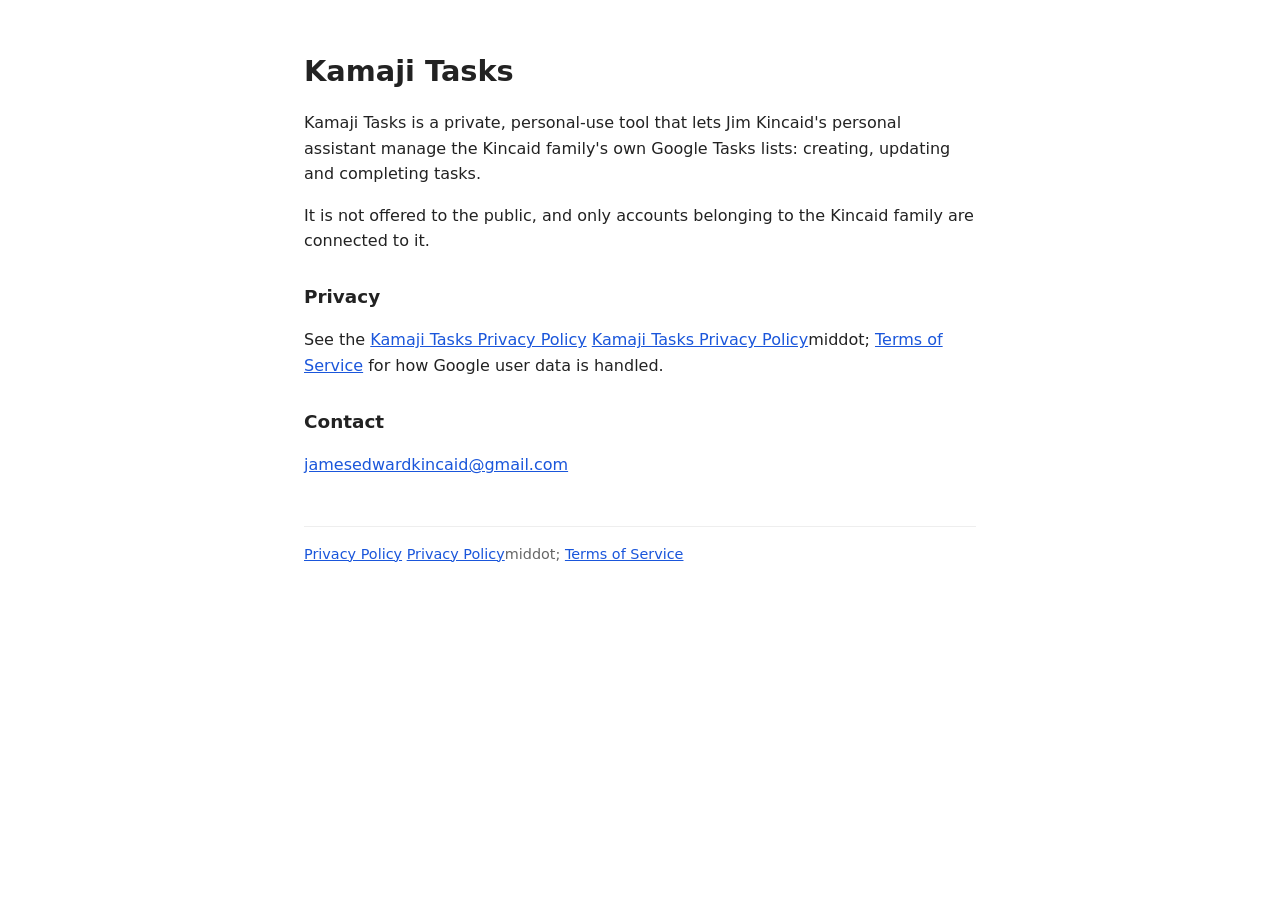
<file: index.html>
<!DOCTYPE html>
<html lang="en">
<head>
<meta charset="utf-8">
<meta name="viewport" content="width=device-width, initial-scale=1">
<title>Kamaji Tasks</title>
<link rel="stylesheet" href="style.css">
</head>
<body>
<h1>Kamaji Tasks</h1>
<p>Kamaji Tasks is a private, personal-use tool that lets Jim Kincaid's personal assistant manage the Kincaid family's own Google Tasks lists: creating, updating and completing tasks.</p>
<p>It is not offered to the public, and only accounts belonging to the Kincaid family are connected to it.</p>
<h2>Privacy</h2>
<p>See the <a href="privacy.html">Kamaji Tasks Privacy Policy</a> <a href="privacy.html">Kamaji Tasks Privacy Policy</a>middot; <a href="terms.html">Terms of Service</a> for how Google user data is handled.</p>
<h2>Contact</h2>
<p><a href="mailto:jamesedwardkincaid@gmail.com">jamesedwardkincaid@gmail.com</a></p>
<footer><a href="privacy.html">Privacy Policy</a> <a href="privacy.html">Privacy Policy</a>middot; <a href="terms.html">Terms of Service</a></footer>
</body>
</html>
</file>
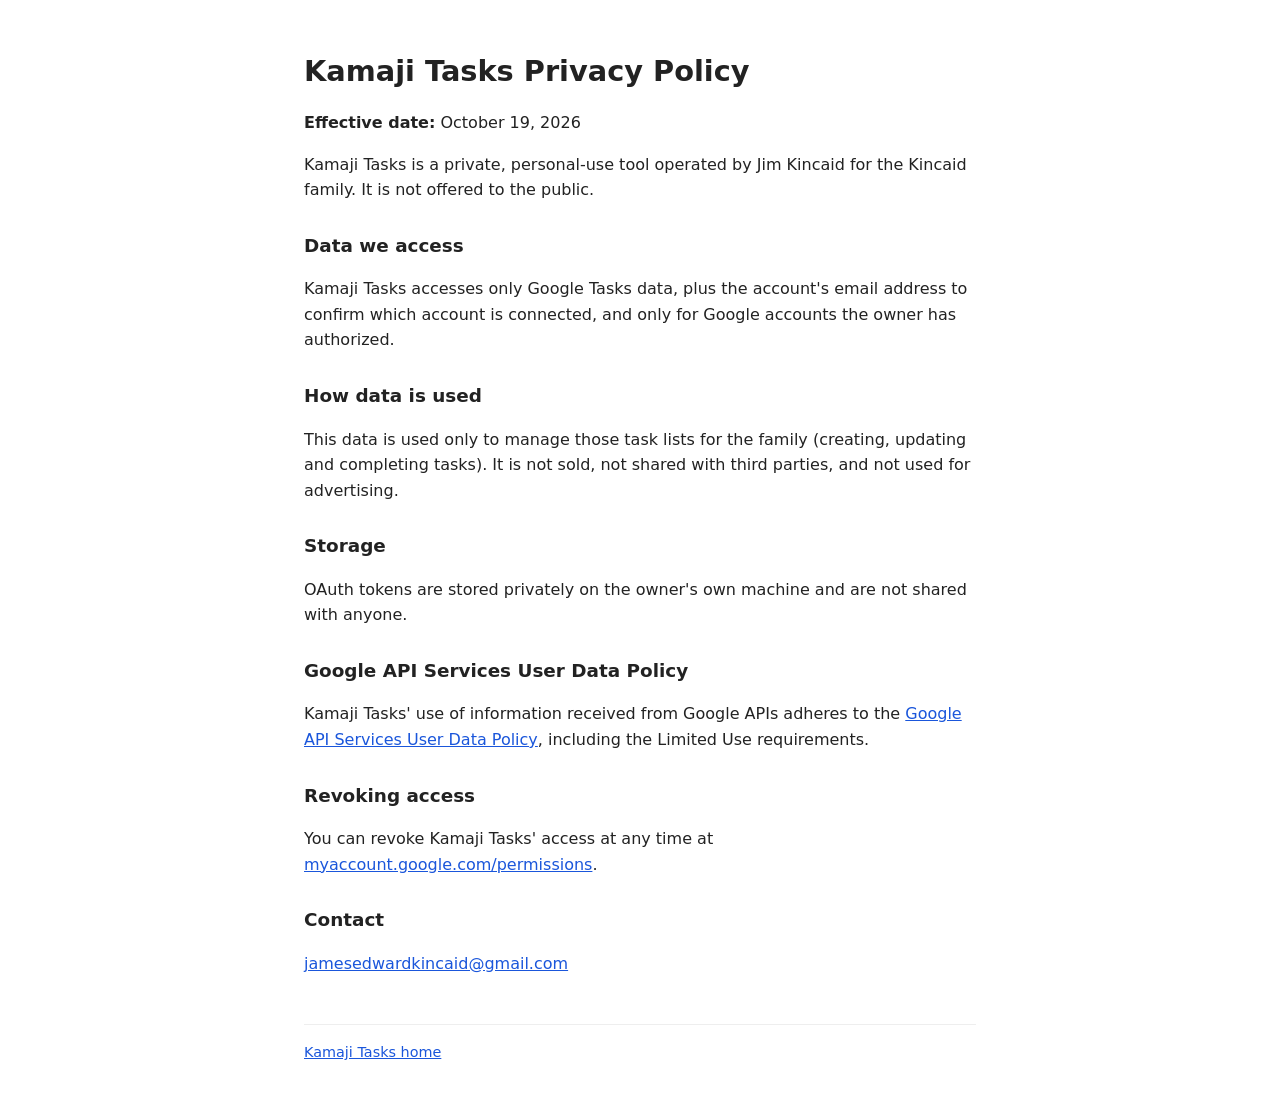
<file: privacy.html>
<!DOCTYPE html>
<html lang="en">
<head>
<meta charset="utf-8">
<meta name="viewport" content="width=device-width, initial-scale=1">
<title>Kamaji Tasks Privacy Policy</title>
<link rel="stylesheet" href="style.css">
</head>
<body>
<h1>Kamaji Tasks Privacy Policy</h1>
<p><strong>Effective date:</strong> October 19, 2026</p>
<p>Kamaji Tasks is a private, personal-use tool operated by Jim Kincaid for the Kincaid family. It is not offered to the public.</p>
<h2>Data we access</h2>
<p>Kamaji Tasks accesses only Google Tasks data, plus the account's email address to confirm which account is connected, and only for Google accounts the owner has authorized.</p>
<h2>How data is used</h2>
<p>This data is used only to manage those task lists for the family (creating, updating and completing tasks). It is not sold, not shared with third parties, and not used for advertising.</p>
<h2>Storage</h2>
<p>OAuth tokens are stored privately on the owner's own machine and are not shared with anyone.</p>
<h2>Google API Services User Data Policy</h2>
<p>Kamaji Tasks' use of information received from Google APIs adheres to the <a href="https://developers.google.com/terms/api-services-user-data-policy">Google API Services User Data Policy</a>, including the Limited Use requirements.</p>
<h2>Revoking access</h2>
<p>You can revoke Kamaji Tasks' access at any time at <a href="https://myaccount.google.com/permissions">myaccount.google.com/permissions</a>.</p>
<h2>Contact</h2>
<p><a href="mailto:jamesedwardkincaid@gmail.com">jamesedwardkincaid@gmail.com</a></p>
<footer><a href="index.html">Kamaji Tasks home</a></footer>
</body>
</html>
</file>
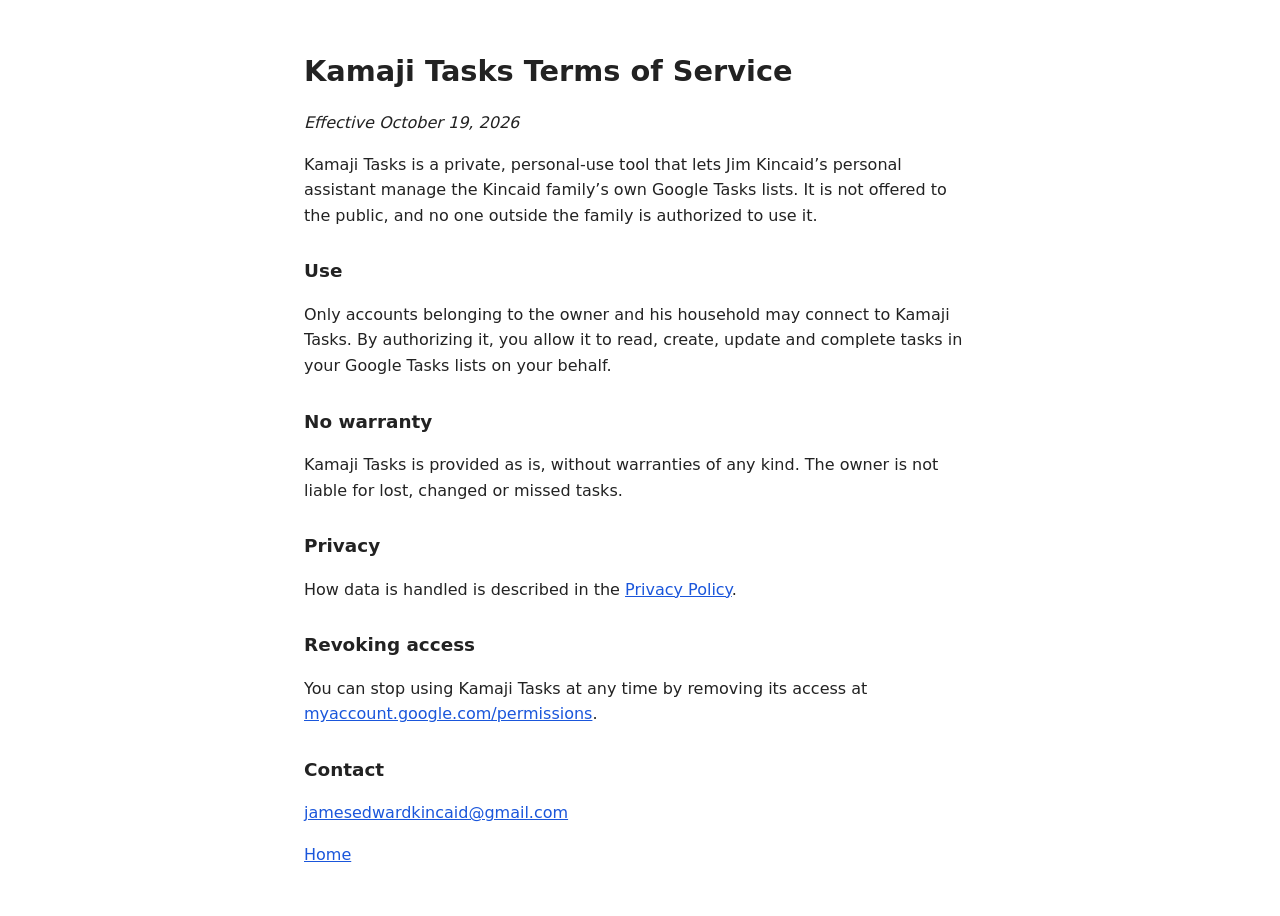
<file: terms.html>
<!DOCTYPE html>
<html lang="en">
<head>
<meta charset="utf-8">
<meta name="viewport" content="width=device-width, initial-scale=1">
<title>Kamaji Tasks Terms of Service</title>
<link rel="stylesheet" href="style.css">
</head>
<body>
<main>
<h1>Kamaji Tasks Terms of Service</h1>
<p><em>Effective October 19, 2026</em></p>
<p>Kamaji Tasks is a private, personal-use tool that lets Jim Kincaid&rsquo;s personal assistant manage the Kincaid family&rsquo;s own Google Tasks lists. It is not offered to the public, and no one outside the family is authorized to use it.</p>
<h2>Use</h2>
<p>Only accounts belonging to the owner and his household may connect to Kamaji Tasks. By authorizing it, you allow it to read, create, update and complete tasks in your Google Tasks lists on your behalf.</p>
<h2>No warranty</h2>
<p>Kamaji Tasks is provided as is, without warranties of any kind. The owner is not liable for lost, changed or missed tasks.</p>
<h2>Privacy</h2>
<p>How data is handled is described in the <a href="privacy.html">Privacy Policy</a>.</p>
<h2>Revoking access</h2>
<p>You can stop using Kamaji Tasks at any time by removing its access at <a href="https://myaccount.google.com/permissions">myaccount.google.com/permissions</a>.</p>
<h2>Contact</h2>
<p><a href="mailto:jamesedwardkincaid@gmail.com">jamesedwardkincaid@gmail.com</a></p>
<p><a href="index.html">Home</a></p>
</main>
</body>
</html>
</file>
<file: style.css>
body{font-family:system-ui,-apple-system,"Segoe UI",Roboto,sans-serif;max-width:42rem;margin:3rem auto;padding:0 1.25rem;line-height:1.6;color:#222;background:#fff}
h1{font-size:1.8rem;margin-bottom:.25rem}
h2{font-size:1.15rem;margin-top:1.75rem}
a{color:#1a56db}
footer{margin-top:3rem;font-size:.9rem;color:#666;border-top:1px solid #eee;padding-top:1rem}
</file>
